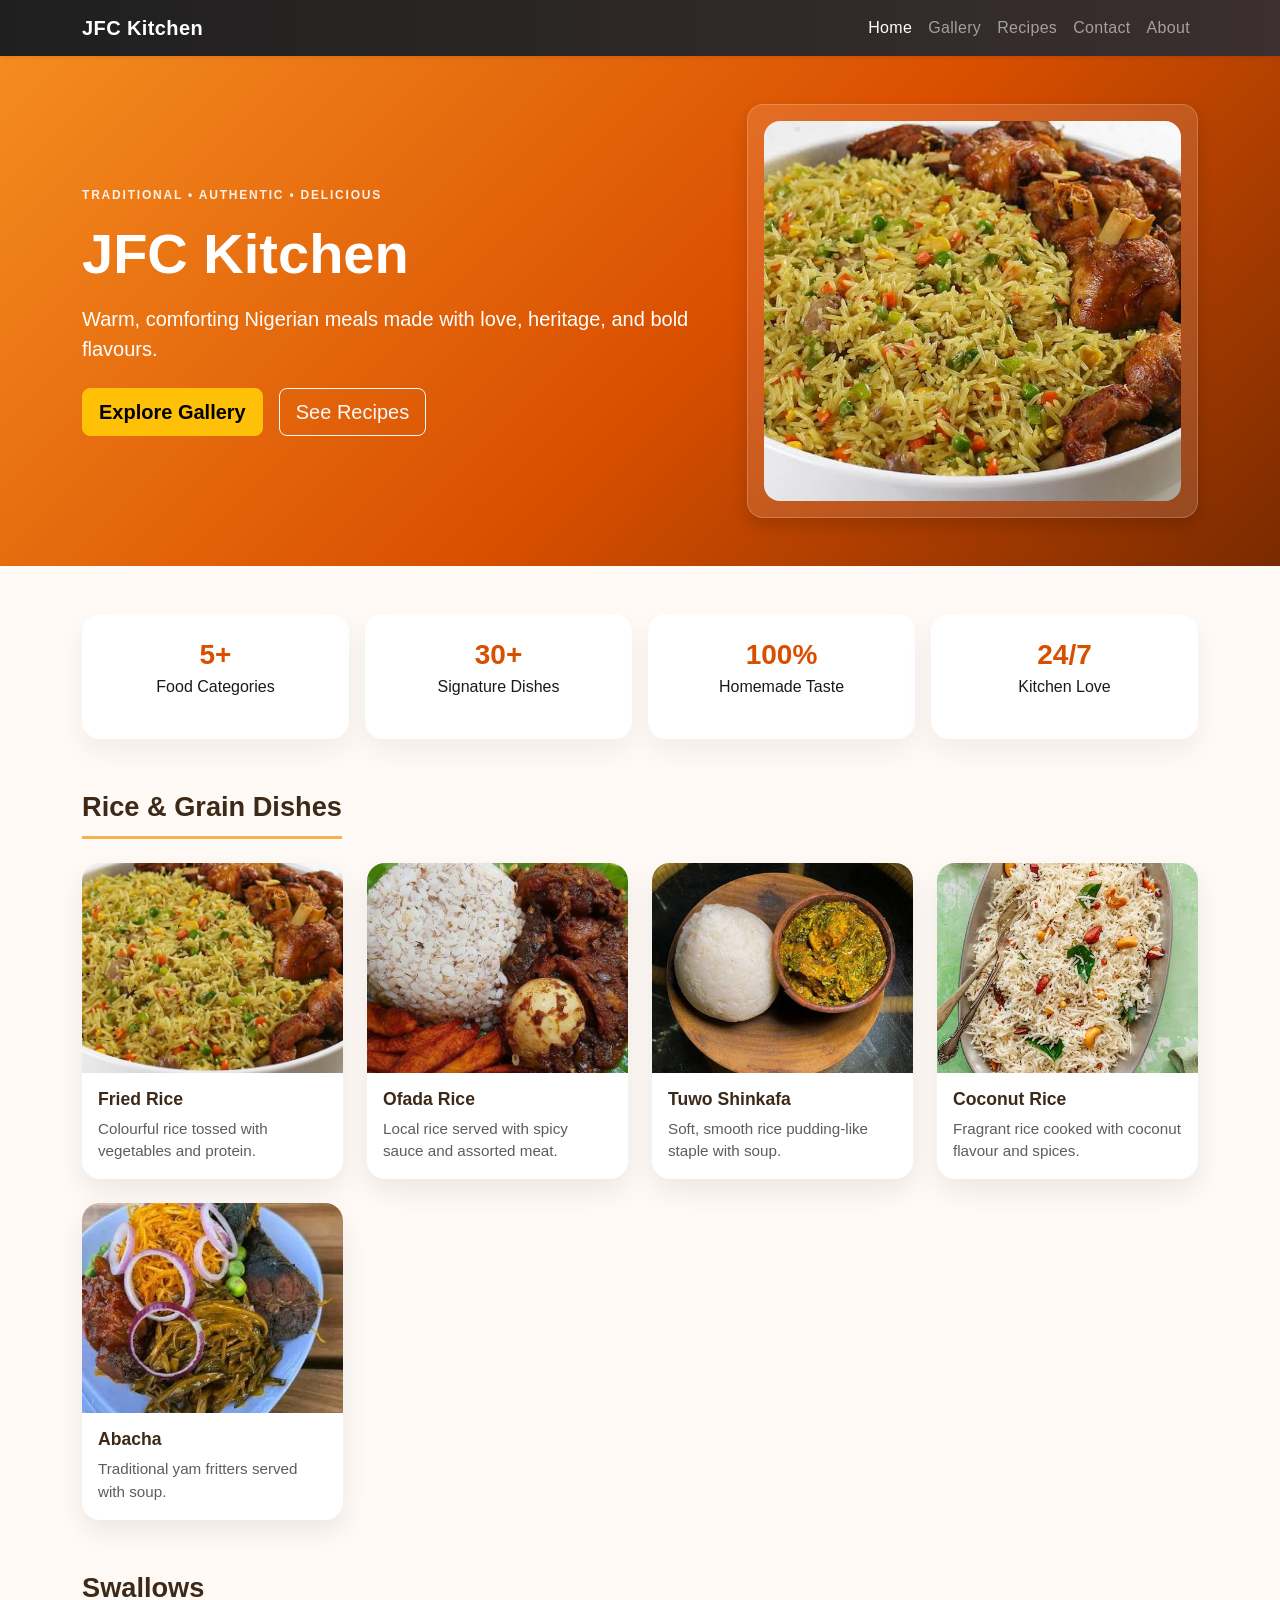
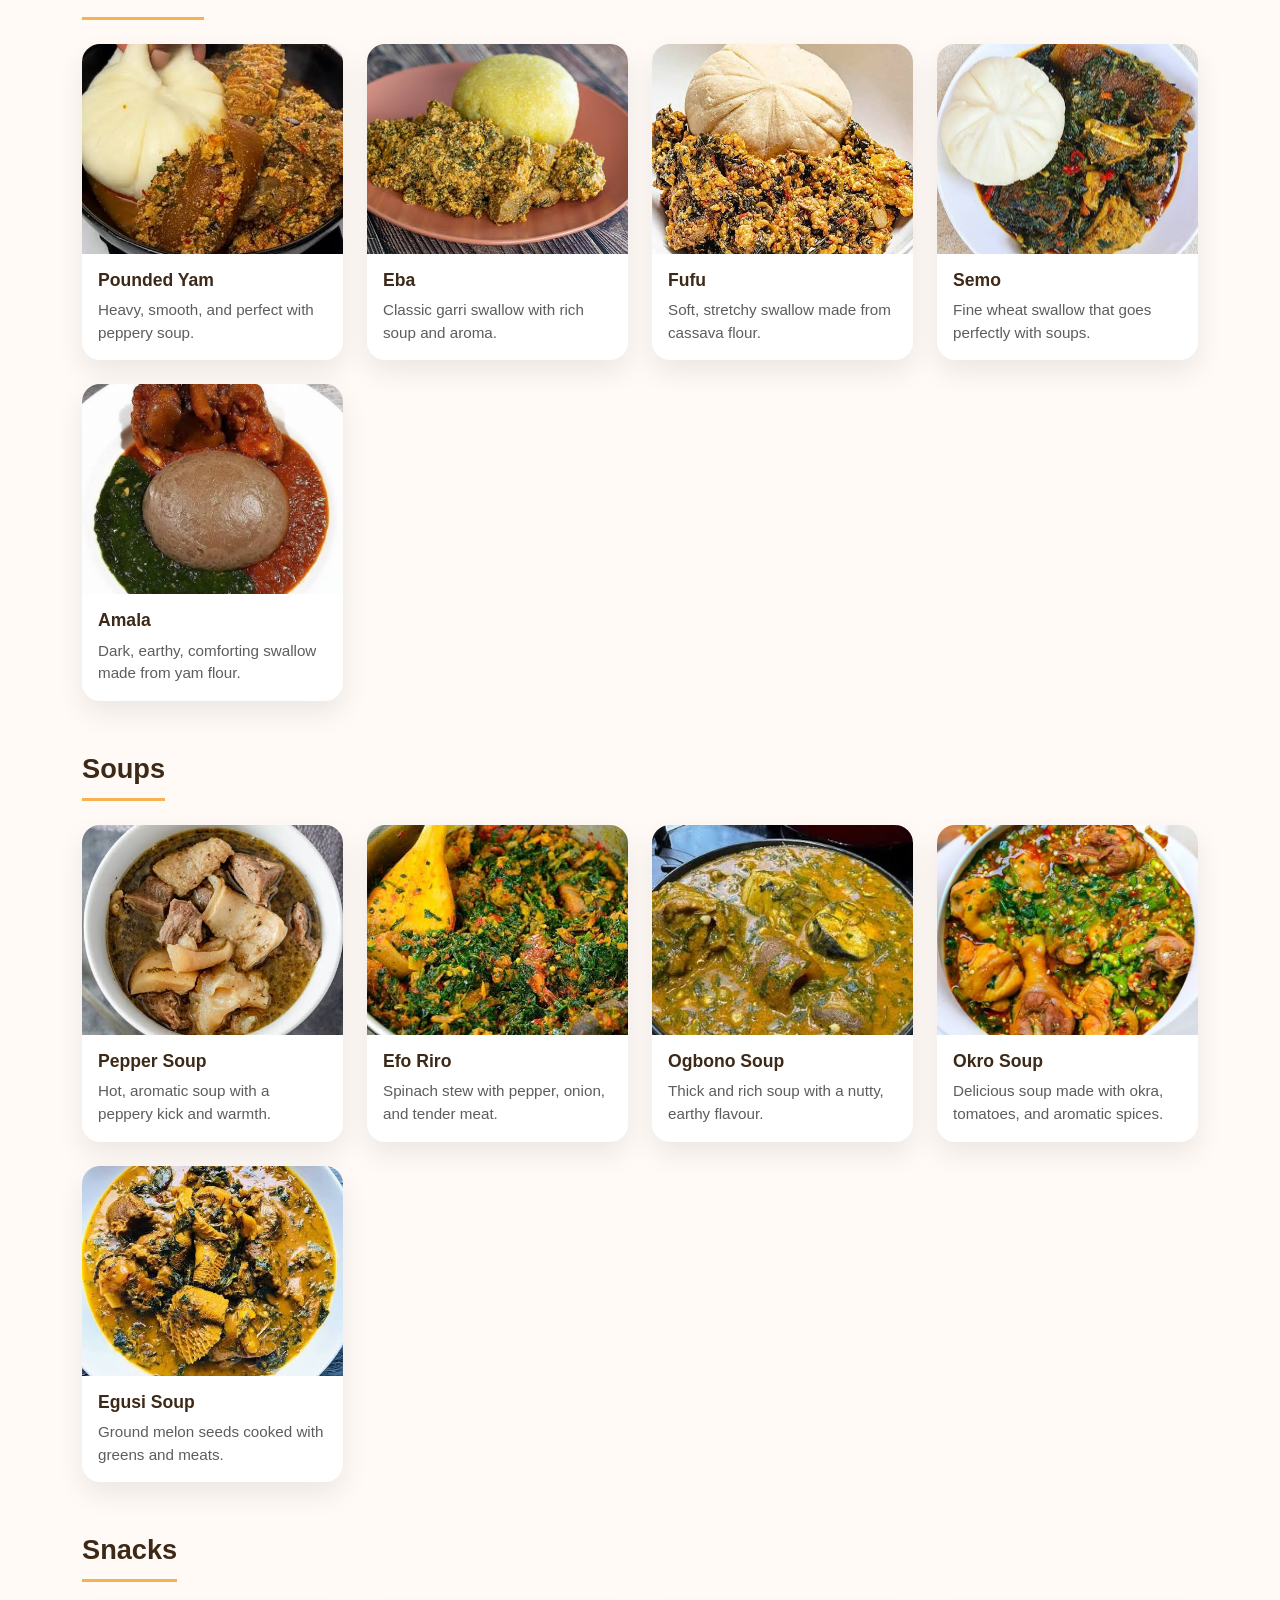
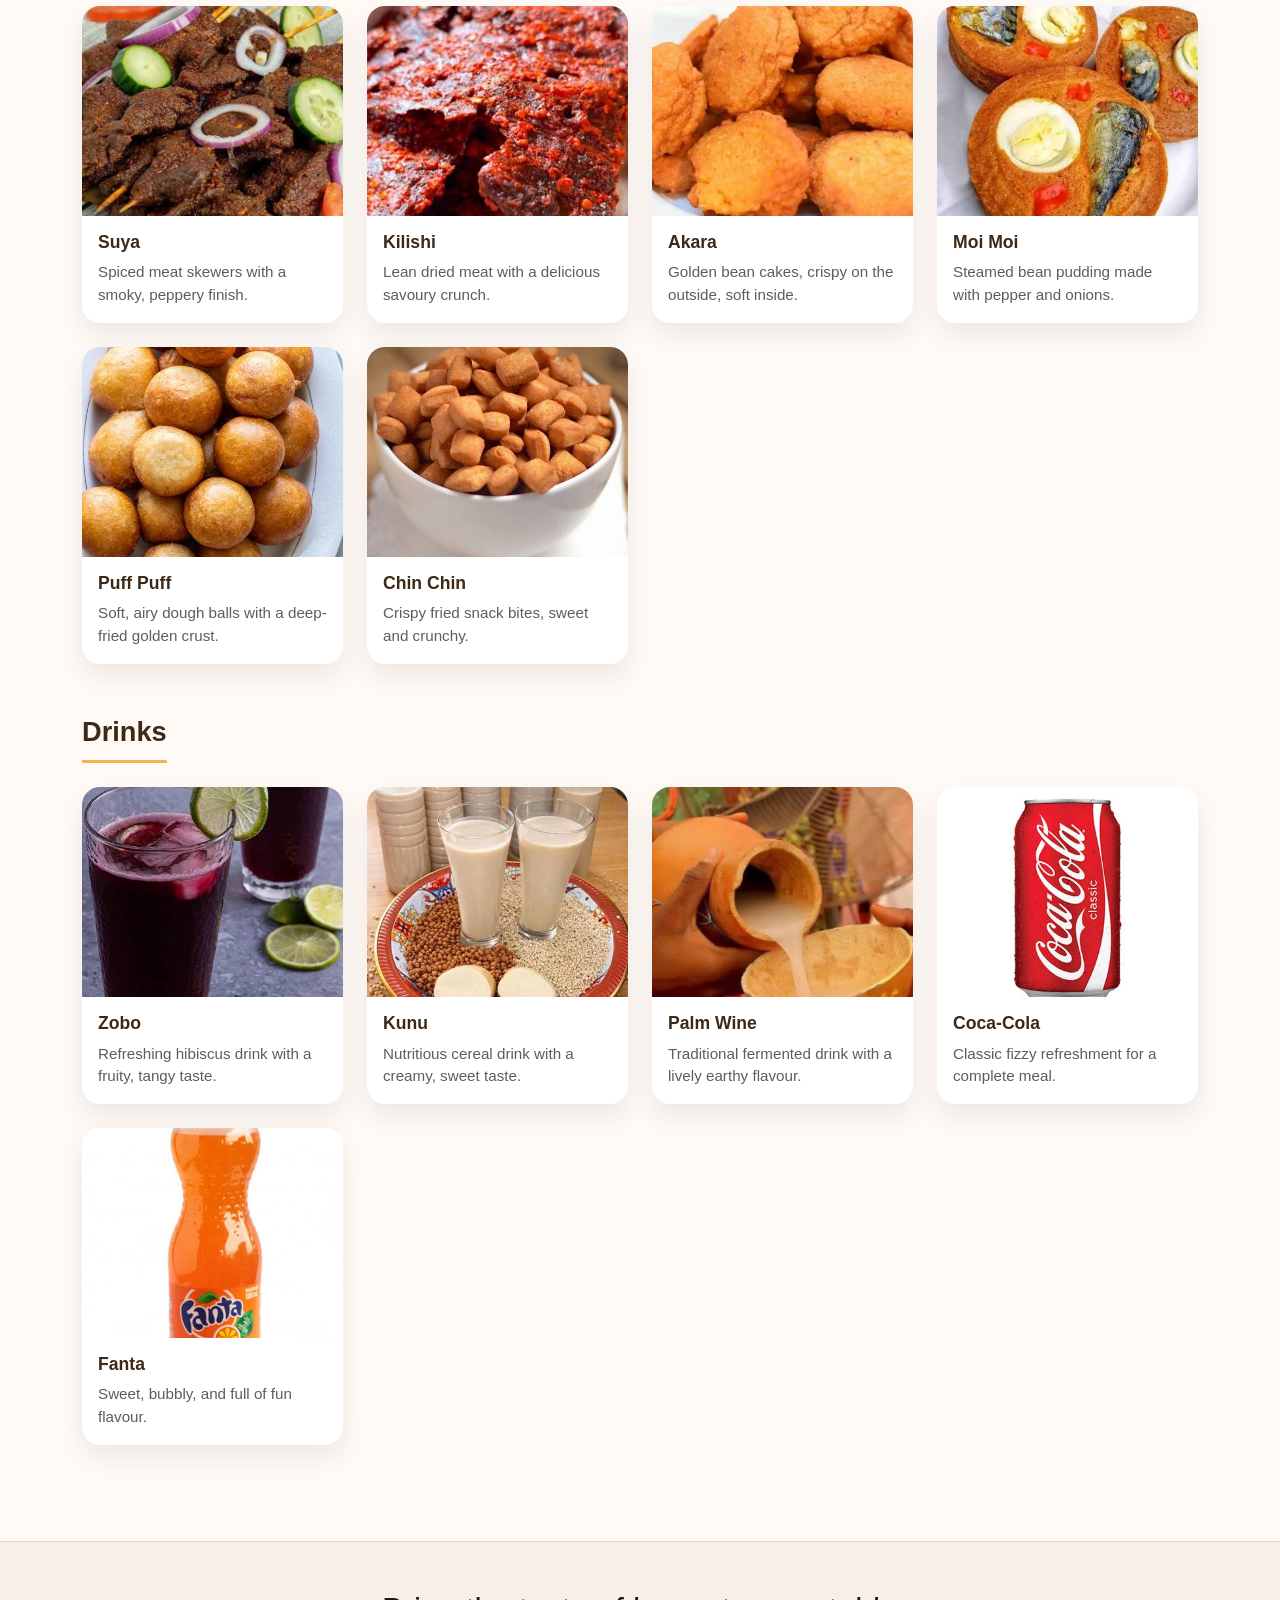
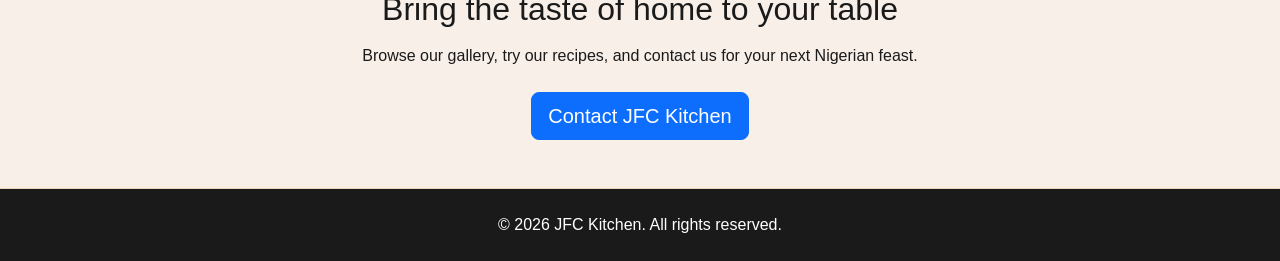
<file: Index.html>
<!DOCTYPE html>
<html lang="en">
  <head>
    <meta charset="UTF-8" />
    <meta name="viewport" content="width=device-width, initial-scale=1.0" />
    <title>JFC Kitchen | Nigerian Food Gallery</title>
    <link
      rel="stylesheet"
      href="https://cdn.jsdelivr.net/npm/bootstrap@5.3.2/dist/css/bootstrap.min.css"
    />
    <link rel="stylesheet" href="JFC.css" />
  </head>
  <body>
    <nav class="navbar navbar-expand-lg navbar-dark bg-dark shadow-sm">
      <div class="container">
        <a class="navbar-brand fw-bold" href="Index.html">JFC Kitchen</a>
        <button
          class="navbar-toggler"
          type="button"
          data-bs-toggle="collapse"
          data-bs-target="#mainNav"
          aria-controls="mainNav"
          aria-expanded="false"
          aria-label="Toggle navigation"
        >
          <span class="navbar-toggler-icon"></span>
        </button>
        <div class="collapse navbar-collapse" id="mainNav">
          <ul class="navbar-nav ms-auto">
            <li class="nav-item"><a class="nav-link active" href="Index.html">Home</a></li>
            <li class="nav-item"><a class="nav-link" href="Gallery.html">Gallery</a></li>
            <li class="nav-item"><a class="nav-link" href="Recipes.html">Recipes</a></li>
            <li class="nav-item"><a class="nav-link" href="Contact.html">Contact</a></li>
            <li class="nav-item"><a class="nav-link" href="About.html">About</a></li>
          </ul>
        </div>
      </div>
    </nav>

    <header class="hero-section text-white">
      <div class="container py-5">
        <div class="row align-items-center g-4">
          <div class="col-lg-7">
            <p class="eyebrow">Traditional • Authentic • Delicious</p>
            <h1 class="display-4 fw-bold mb-3">JFC Kitchen</h1>
            <p class="lead mb-4">
              Warm, comforting Nigerian meals made with love, heritage, and bold flavours.
            </p>
            <div class="d-flex gap-3 flex-wrap">
              <a href="Gallery.html" class="btn btn-warning btn-lg fw-semibold">Explore Gallery</a>
              <a href="Recipes.html" class="btn btn-outline-light btn-lg">See Recipes</a>
            </div>
          </div>
          <div class="col-lg-5">
            <div class="hero-card p-3 rounded-4 shadow">
              <img src="images/Rice and Grain dishes/images (2).jpg" alt="Fried Rice" class="img-fluid rounded-4 hero-image" />
            </div>
          </div>
        </div>
      </div>
    </header>

    <main class="container py-5">
      <section class="mb-5">
        <div class="row text-center g-3">
          <div class="col-md-3">
            <div class="mini-stat">
              <h3>5+</h3>
              <p>Food Categories</p>
            </div>
          </div>
          <div class="col-md-3">
            <div class="mini-stat">
              <h3>30+</h3>
              <p>Signature Dishes</p>
            </div>
          </div>
          <div class="col-md-3">
            <div class="mini-stat">
              <h3>100%</h3>
              <p>Homemade Taste</p>
            </div>
          </div>
          <div class="col-md-3">
            <div class="mini-stat">
              <h3>24/7</h3>
              <p>Kitchen Love</p>
            </div>
          </div>
        </div>
      </section>

      <section class="food-section mb-5">
        <div class="section-heading">
          <span>Rice & Grain Dishes</span>
        </div>
        <div class="row g-4">
          <div class="col-md-4 col-lg-3">
            <article class="menu-card">
              <img src="images/Rice and Grain dishes/images (2).jpg" alt="Fried Rice" />
              <div class="card-content">
                <h4>Fried Rice</h4>
                <p>Colourful rice tossed with vegetables and protein.</p>
              </div>
            </article>
          </div>
          <div class="col-md-4 col-lg-3">
            <article class="menu-card">
              <img src="images/Rice and Grain dishes/images (3).jpg" alt="Ofada Rice" />
              <div class="card-content">
                <h4>Ofada Rice</h4>
                <p>Local rice served with spicy sauce and assorted meat.</p>
              </div>
            </article>
          </div>
          <div class="col-md-4 col-lg-3">
            <article class="menu-card">
              <img src="images/Rice and Grain dishes/images (4).jpg" alt="Tuwo Shinkafa" />
              <div class="card-content">
                <h4>Tuwo Shinkafa</h4>
                <p>Soft, smooth rice pudding-like staple with soup.</p>
              </div>
            </article>
          </div>
          <div class="col-md-4 col-lg-3">
            <article class="menu-card">
              <img src="images/Rice and Grain dishes/images (5).jpg" alt="Coconut rice" />
              <div class="card-content">
                <h4>Coconut Rice</h4>
                <p>Fragrant rice cooked with coconut flavour and spices.</p>
              </div>
            </article>
          </div>
          <div class="col-md-4 col-lg-3">
            <article class="menu-card">
              <img src="images/Rice and Grain dishes/images (6).jpg" alt="Abacha" />
              <div class="card-content">
                <h4>Abacha</h4>
                <p>Traditional yam fritters served with soup.</p>
              </div>
            </article>
          </div>
        </div>
      </section>

      <section class="food-section mb-5">
        <div class="section-heading">
          <span>Swallows</span>
        </div>
        <div class="row g-4">
          <div class="col-md-4 col-lg-3">
            <article class="menu-card">
              <img src="images/Swallows/images (7).jpg" alt="Pounded Yam" />
              <div class="card-content">
                <h4>Pounded Yam</h4>
                <p>Heavy, smooth, and perfect with peppery soup.</p>
              </div>
            </article>
          </div>
          <div class="col-md-4 col-lg-3">
            <article class="menu-card">
              <img src="images/Swallows/images (8).jpg" alt="Eba" />
              <div class="card-content">
                <h4>Eba</h4>
                <p>Classic garri swallow with rich soup and aroma.</p>
              </div>
            </article>
          </div>
          <div class="col-md-4 col-lg-3">
            <article class="menu-card">
              <img src="images/Swallows/images (9).jpg" alt="Fufu" />
              <div class="card-content">
                <h4>Fufu</h4>
                <p>Soft, stretchy swallow made from cassava flour.</p>
              </div>
            </article>
          </div>
          <div class="col-md-4 col-lg-3">
            <article class="menu-card">
              <img src="images/Swallows/images (10).jpg" alt="Semo" />
              <div class="card-content">
                <h4>Semo</h4>
                <p>Fine wheat swallow that goes perfectly with soups.</p>
              </div>
            </article>
          </div>
          <div class="col-md-4 col-lg-3">
            <article class="menu-card">
              <img src="images/Swallows/amala-onnthe-spot.jpeg" alt="Amala" />
              <div class="card-content">
                <h4>Amala</h4>
                <p>Dark, earthy, comforting swallow made from yam flour.</p>
              </div>
            </article>
          </div>
        </div>
      </section>
      <section class="food-section mb-5">
        <div class="section-heading">
          <span>Soups</span>
        </div>
        <div class="row g-4">
          <div class="col-md-4 col-lg-3">
            <article class="menu-card">
              <img src="images/Soups/images (1).jpg" alt="Pepper Soup" />
              <div class="card-content">
                <h4>Pepper Soup</h4>
                <p>Hot, aromatic soup with a peppery kick and warmth.</p>
              </div>
            </article>
          </div>
          <div class="col-md-4 col-lg-3">
            <article class="menu-card">
              <img src="images/Soups/images (12).jpg" alt="Efo Riro" />
              <div class="card-content">
                <h4>Efo Riro</h4>
                <p>Spinach stew with pepper, onion, and tender meat.</p>
              </div>
            </article>
          </div>
          <div class="col-md-4 col-lg-3">
            <article class="menu-card">
              <img src="images/Soups/images (13).jpg" alt="Ogbono Soup" />
              <div class="card-content">
                <h4>Ogbono Soup</h4>
                <p>Thick and rich soup with a nutty, earthy flavour.</p>
              </div>
            </article>
          </div>
          <div class="col-md-4 col-lg-3">
            <article class="menu-card">
              <img src="images/Soups/images (14).jpg" alt="Okro Soup" />
              <div class="card-content">
                <h4>Okro Soup</h4>
                <p>Delicious soup made with okra, tomatoes, and aromatic spices.</p>
              </div>
            </article>
          </div>
          <div class="col-md-4 col-lg-3">
            <article class="menu-card">
              <img src="images/Soups/images (15).jpg" alt="Egusi Soup" />
              <div class="card-content">
                <h4>Egusi Soup</h4>
                <p>Ground melon seeds cooked with greens and meats.</p>
              </div>
            </article>
          </div>
        </div>
      </section>

      <section class="food-section mb-5">
        <div class="section-heading">
          <span>Snacks</span>
        </div>
        <div class="row g-4">
          <div class="col-md-4 col-lg-3">
            <article class="menu-card">
              <img src="images/Snacks/images (16).jpg" alt="Suya" />
              <div class="card-content">
                <h4>Suya</h4>
                <p>Spiced meat skewers with a smoky, peppery finish.</p>
              </div>
            </article>
          </div>
          <div class="col-md-4 col-lg-3">
            <article class="menu-card">
              <img src="images/Snacks/images (17).jpg" alt="Kilishi" />
              <div class="card-content">
                <h4>Kilishi</h4>
                <p>Lean dried meat with a delicious savoury crunch.</p>
              </div>
            </article>
          </div>
          <div class="col-md-4 col-lg-3">
            <article class="menu-card">
              <img src="images/Snacks/images (18).jpg" alt="Akara" />
              <div class="card-content">
                <h4>Akara</h4>
                <p>Golden bean cakes, crispy on the outside, soft inside.</p>
              </div>
            </article>
          </div>
          <div class="col-md-4 col-lg-3">
            <article class="menu-card">
              <img src="images/Snacks/images (19).jpg" alt="Moi Moi" />
              <div class="card-content">
                <h4>Moi Moi</h4>
                <p>Steamed bean pudding made with pepper and onions.</p>
              </div>
            </article>
          </div>
          <div class="col-md-4 col-lg-3">
            <article class="menu-card">
              <img src="images/Snacks/images (20).jpg" alt="Puff Puff" />
              <div class="card-content">
                <h4>Puff Puff</h4>
                <p>Soft, airy dough balls with a deep-fried golden crust.</p>
              </div>
            </article>
          </div>
          <div class="col-md-4 col-lg-3">
            <article class="menu-card">
              <img src="images/Snacks/images (21).jpg" alt="Chin Chin" />
              <div class="card-content">
                <h4>Chin Chin</h4>
                <p>Crispy fried snack bites, sweet and crunchy.</p>
              </div>
            </article>
          </div>
        </div>
      </section>

      <section class="food-section mb-5">
        <div class="section-heading">
          <span>Drinks</span>
        </div>
        <div class="row g-4">
          <div class="col-md-4 col-lg-3">
            <article class="menu-card">
              <img src="images/Drinks/images (22).jpg" alt="Zobo" />
              <div class="card-content">
                <h4>Zobo</h4>
                <p>Refreshing hibiscus drink with a fruity, tangy taste.</p>
              </div>
            </article>
          </div>
          <div class="col-md-4 col-lg-3">
            <article class="menu-card">
              <img src="images/Drinks/images (23).jpg" alt="Kunu" />
              <div class="card-content">
                <h4>Kunu</h4>
                <p>Nutritious cereal drink with a creamy, sweet taste.</p>
              </div>
            </article>
          </div>
          <div class="col-md-4 col-lg-3">
            <article class="menu-card">
              <img src="images/Drinks/images (24).jpg" alt="Palm Wine" />
              <div class="card-content">
                <h4>Palm Wine</h4>
                <p>Traditional fermented drink with a lively earthy flavour.</p>
              </div>
            </article>
          </div>
          <div class="col-md-4 col-lg-3">
            <article class="menu-card">
              <img src="images/Drinks/images (25).jpg" alt="Coca-Cola" />
              <div class="card-content">
                <h4>Coca-Cola</h4>
                <p>Classic fizzy refreshment for a complete meal.</p>
              </div>
            </article>
          </div>
          <div class="col-md-4 col-lg-3">
            <article class="menu-card">
              <img src="images/Drinks/images (26).jpg" alt="Fanta" />
              <div class="card-content">
                <h4>Fanta</h4>
                <p>Sweet, bubbly, and full of fun flavour.</p>
              </div>
            </article>
          </div>
        </div>
      </section>
    </main>

    <section class="cta-section py-5 text-center">
      <div class="container">
        <h2 class="mb-3">Bring the taste of home to your table</h2>
        <p class="mb-4">Browse our gallery, try our recipes, and contact us for your next Nigerian feast.</p>
        <a href="Contact.html" class="btn btn-primary btn-lg">Contact JFC Kitchen</a>
      </div>
    </section>

    <footer class="footer text-white text-center py-4">
      <div class="container">
        <p class="mb-0">&copy; <span id="year"></span> JFC Kitchen. All rights reserved.</p>
      </div>
    </footer>

    <script src="https://cdn.jsdelivr.net/npm/bootstrap@5.3.2/dist/js/bootstrap.bundle.min.js"></script>
    <script src="JFC.js"></script>
  </body>
</html>
</file>
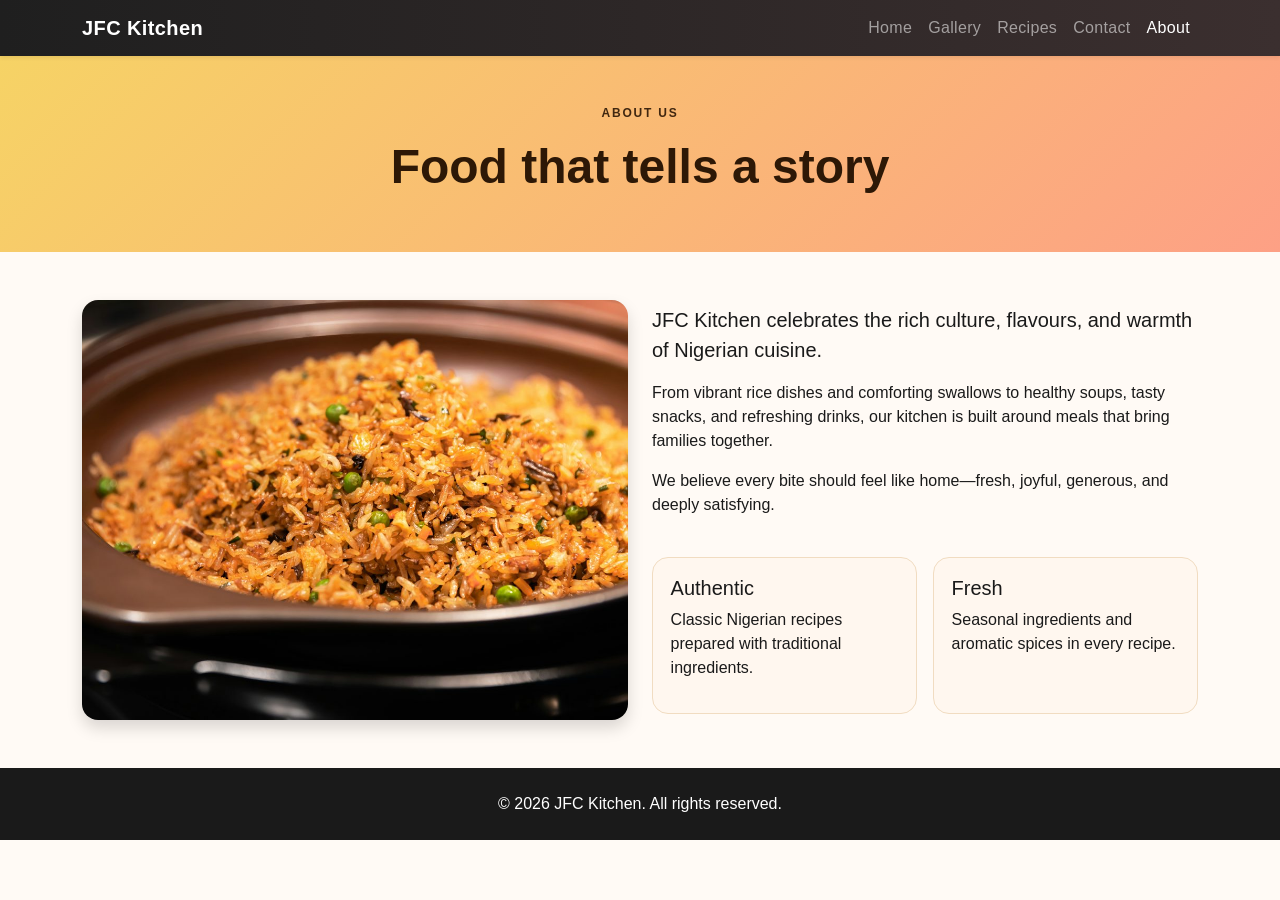
<file: About.html>
<!DOCTYPE html>
<html lang="en">
  <head>
    <meta charset="UTF-8" />
    <meta name="viewport" content="width=device-width, initial-scale=1.0" />
    <title>JFC Kitchen | About</title>
    <link rel="stylesheet" href="https://cdn.jsdelivr.net/npm/bootstrap@5.3.2/dist/css/bootstrap.min.css" />
    <link rel="stylesheet" href="JFC.css" />
  </head>
  <body>
    <nav class="navbar navbar-expand-lg navbar-dark bg-dark shadow-sm">
      <div class="container">
        <a class="navbar-brand fw-bold" href="Index.html">JFC Kitchen</a>
        <button class="navbar-toggler" type="button" data-bs-toggle="collapse" data-bs-target="#mainNav" aria-controls="mainNav" aria-expanded="false" aria-label="Toggle navigation">
          <span class="navbar-toggler-icon"></span>
        </button>
        <div class="collapse navbar-collapse" id="mainNav">
          <ul class="navbar-nav ms-auto">
            <li class="nav-item"><a class="nav-link" href="Index.html">Home</a></li>
            <li class="nav-item"><a class="nav-link" href="Gallery.html">Gallery</a></li>
            <li class="nav-item"><a class="nav-link" href="Recipes.html">Recipes</a></li>
            <li class="nav-item"><a class="nav-link" href="Contact.html">Contact</a></li>
            <li class="nav-item"><a class="nav-link active" href="About.html">About</a></li>
          </ul>
        </div>
      </div>
    </nav>

    <header class="page-banner">
      <div class="container py-5 text-center">
        <p class="eyebrow">About Us</p>
        <h1 class="display-5 fw-bold">Food that tells a story</h1>
      </div>
    </header>

    <main class="container py-5">
      <div class="row align-items-center g-4">
        <div class="col-lg-6">
          <img src="images/Rice and Grain dishes/photo-1723691802798-fa6efc67b2c9.jpg" alt="Nigerian cuisine" class="img-fluid rounded-4 shadow about-image" />
        </div>
        <div class="col-lg-6">
          <p class="lead">JFC Kitchen celebrates the rich culture, flavours, and warmth of Nigerian cuisine.</p>
          <p>From vibrant rice dishes and comforting swallows to healthy soups, tasty snacks, and refreshing drinks, our kitchen is built around meals that bring families together.</p>
          <p>We believe every bite should feel like home—fresh, joyful, generous, and deeply satisfying.</p>
          <div class="row mt-4 g-3">
            <div class="col-sm-6">
              <div class="info-box">
                <h5>Authentic</h5>
                <p>Classic Nigerian recipes prepared with traditional ingredients.</p>
              </div>
            </div>
            <div class="col-sm-6">
              <div class="info-box">
                <h5>Fresh</h5>
                <p>Seasonal ingredients and aromatic spices in every recipe.</p>
              </div>
            </div>
          </div>
        </div>
      </div>
    </main>

    <footer class="footer text-white text-center py-4">
      <div class="container">
        <p class="mb-0">&copy; <span id="year"></span> JFC Kitchen. All rights reserved.</p>
      </div>
    </footer>

    <script src="https://cdn.jsdelivr.net/npm/bootstrap@5.3.2/dist/js/bootstrap.bundle.min.js"></script>
    <script src="JFC.js"></script>
  </body>
</html>
</file>
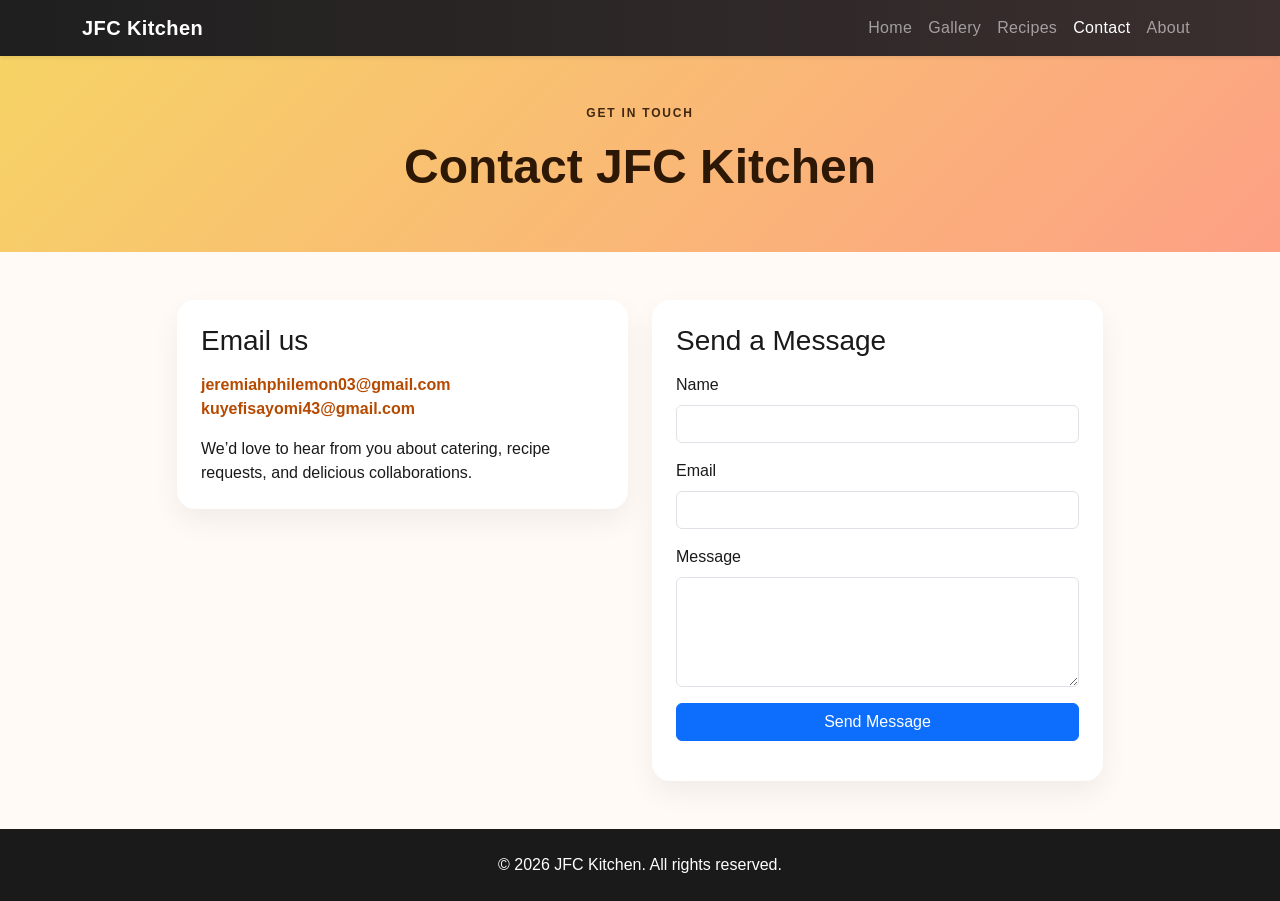
<file: Contact.html>
<!DOCTYPE html>
<html lang="en">
  <head>
    <meta charset="UTF-8" />
    <meta name="viewport" content="width=device-width, initial-scale=1.0" />
    <title>JFC Kitchen | Contact</title>
    <link rel="stylesheet" href="https://cdn.jsdelivr.net/npm/bootstrap@5.3.2/dist/css/bootstrap.min.css" />
    <link rel="stylesheet" href="JFC.css" />
  </head>
  <body>
    <nav class="navbar navbar-expand-lg navbar-dark bg-dark shadow-sm">
      <div class="container">
        <a class="navbar-brand fw-bold" href="Index.html">JFC Kitchen</a>
        <button class="navbar-toggler" type="button" data-bs-toggle="collapse" data-bs-target="#mainNav" aria-controls="mainNav" aria-expanded="false" aria-label="Toggle navigation">
          <span class="navbar-toggler-icon"></span>
        </button>
        <div class="collapse navbar-collapse" id="mainNav">
          <ul class="navbar-nav ms-auto">
            <li class="nav-item"><a class="nav-link" href="Index.html">Home</a></li>
            <li class="nav-item"><a class="nav-link" href="Gallery.html">Gallery</a></li>
            <li class="nav-item"><a class="nav-link" href="Recipes.html">Recipes</a></li>
            <li class="nav-item"><a class="nav-link active" href="Contact.html">Contact</a></li>
            <li class="nav-item"><a class="nav-link" href="About.html">About</a></li>
          </ul>
        </div>
      </div>
    </nav>

    <header class="page-banner">
      <div class="container py-5 text-center">
        <p class="eyebrow">Get in Touch</p>
        <h1 class="display-5 fw-bold">Contact JFC Kitchen</h1>
      </div>
    </header>

    <main class="container py-5">
      <div class="row g-4 justify-content-center">
        <div class="col-lg-5">
          <div class="contact-card p-4">
            <h3 class="mb-3">Email us</h3>
            <ul class="list-unstyled contact-list">
              <li><a href="mailto:jeremiahphilemon03@gmail.com">jeremiahphilemon03@gmail.com</a></li>
              <li><a href="mailto:kuyefisayomi43@gmail.com">kuyefisayomi43@gmail.com</a></li>
            </ul>
            <p class="mb-0">We’d love to hear from you about catering, recipe requests, and delicious collaborations.</p>
          </div>
        </div>
        <div class="col-lg-5">
          <div class="contact-card p-4">
            <h3 class="mb-3">Send a Message</h3>
            <form id="contactForm">
              <div class="mb-3">
                <label for="name" class="form-label">Name</label>
                <input type="text" id="name" name="name" class="form-control" required />
              </div>
              <div class="mb-3">
                <label for="email" class="form-label">Email</label>
                <input type="email" id="email" name="email" class="form-control" required />
              </div>
              <div class="mb-3">
                <label for="message" class="form-label">Message</label>
                <textarea id="message" name="message" class="form-control" rows="4" required></textarea>
              </div>
              <button type="submit" class="btn btn-primary w-100">Send Message</button>
              <div id="formMessage" class="mt-3 text-success fw-semibold" aria-live="polite"></div>
            </form>
          </div>
        </div>
      </div>
    </main>

    <footer class="footer text-white text-center py-4">
      <div class="container">
        <p class="mb-0">&copy; <span id="year"></span> JFC Kitchen. All rights reserved.</p>
      </div>
    </footer>

    <script src="https://cdn.jsdelivr.net/npm/bootstrap@5.3.2/dist/js/bootstrap.bundle.min.js"></script>
    <script src="JFC.js"></script>
  </body>
</html>
</file>
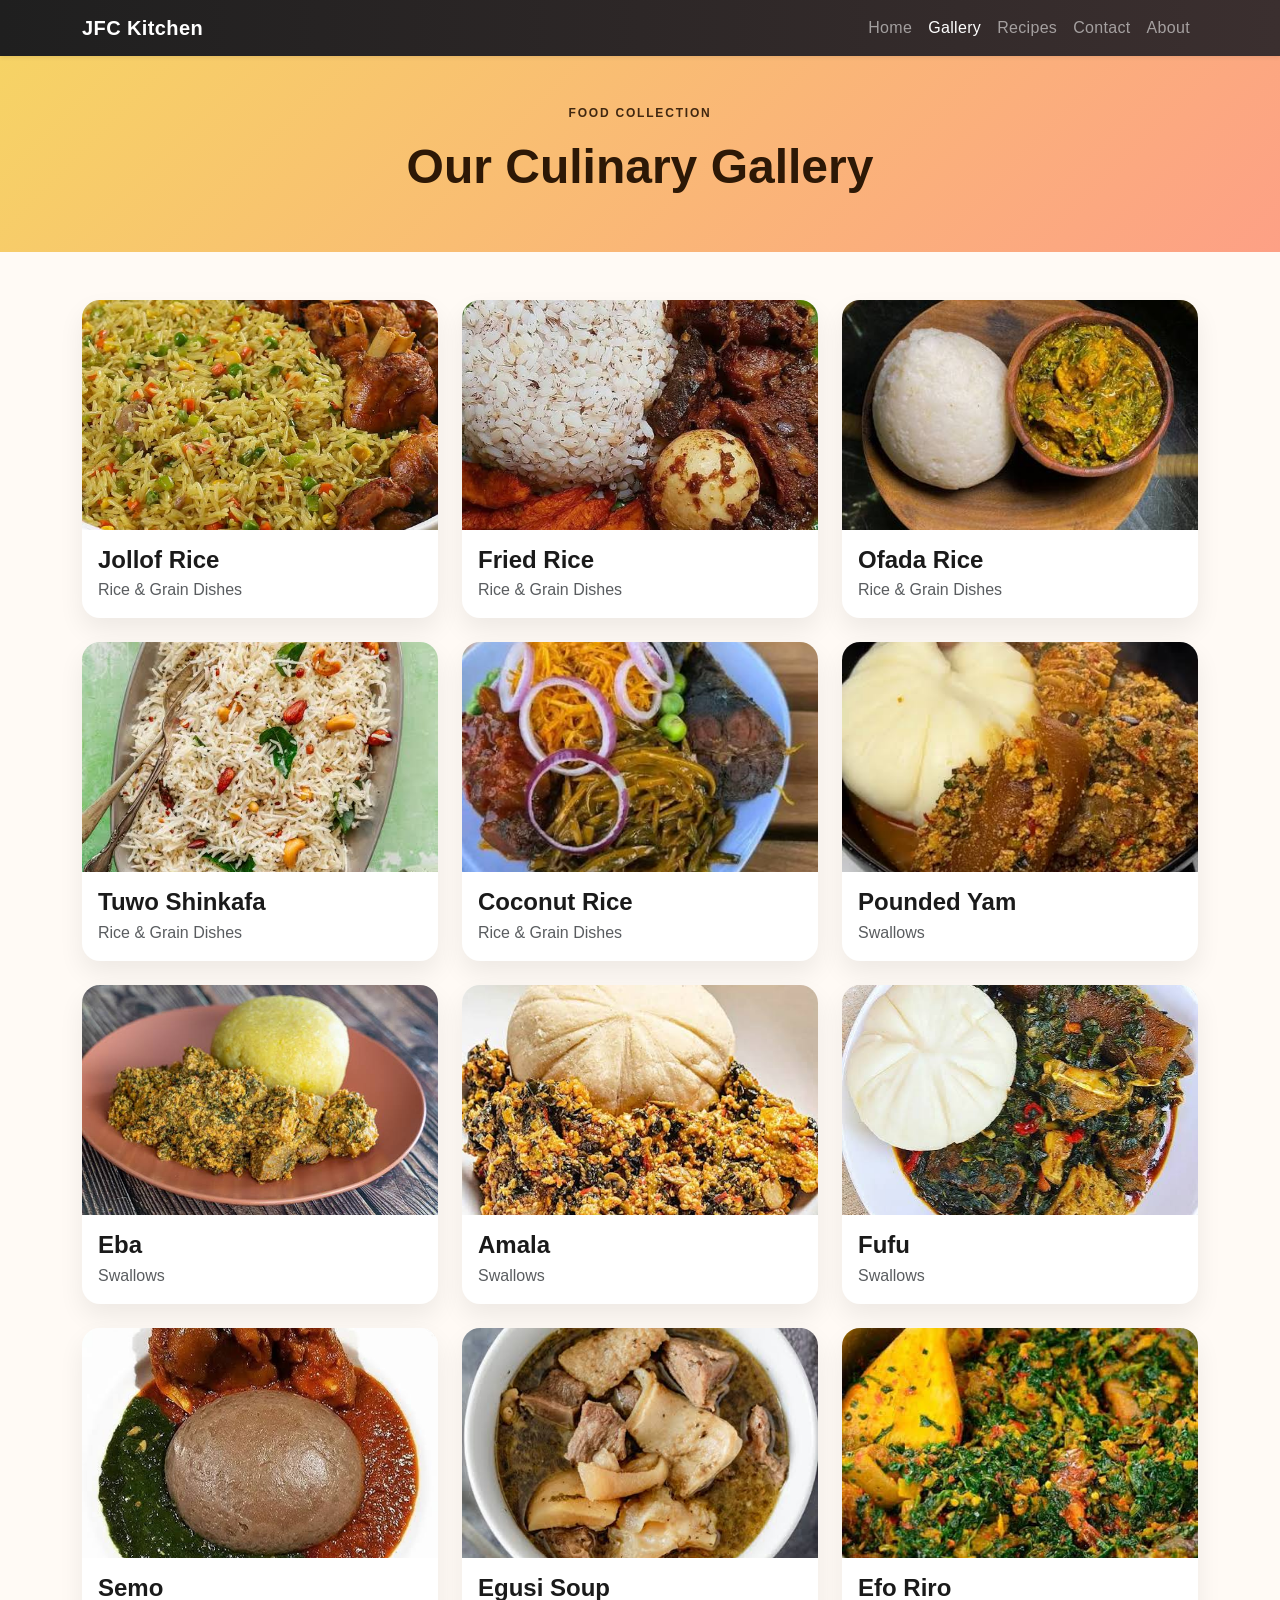
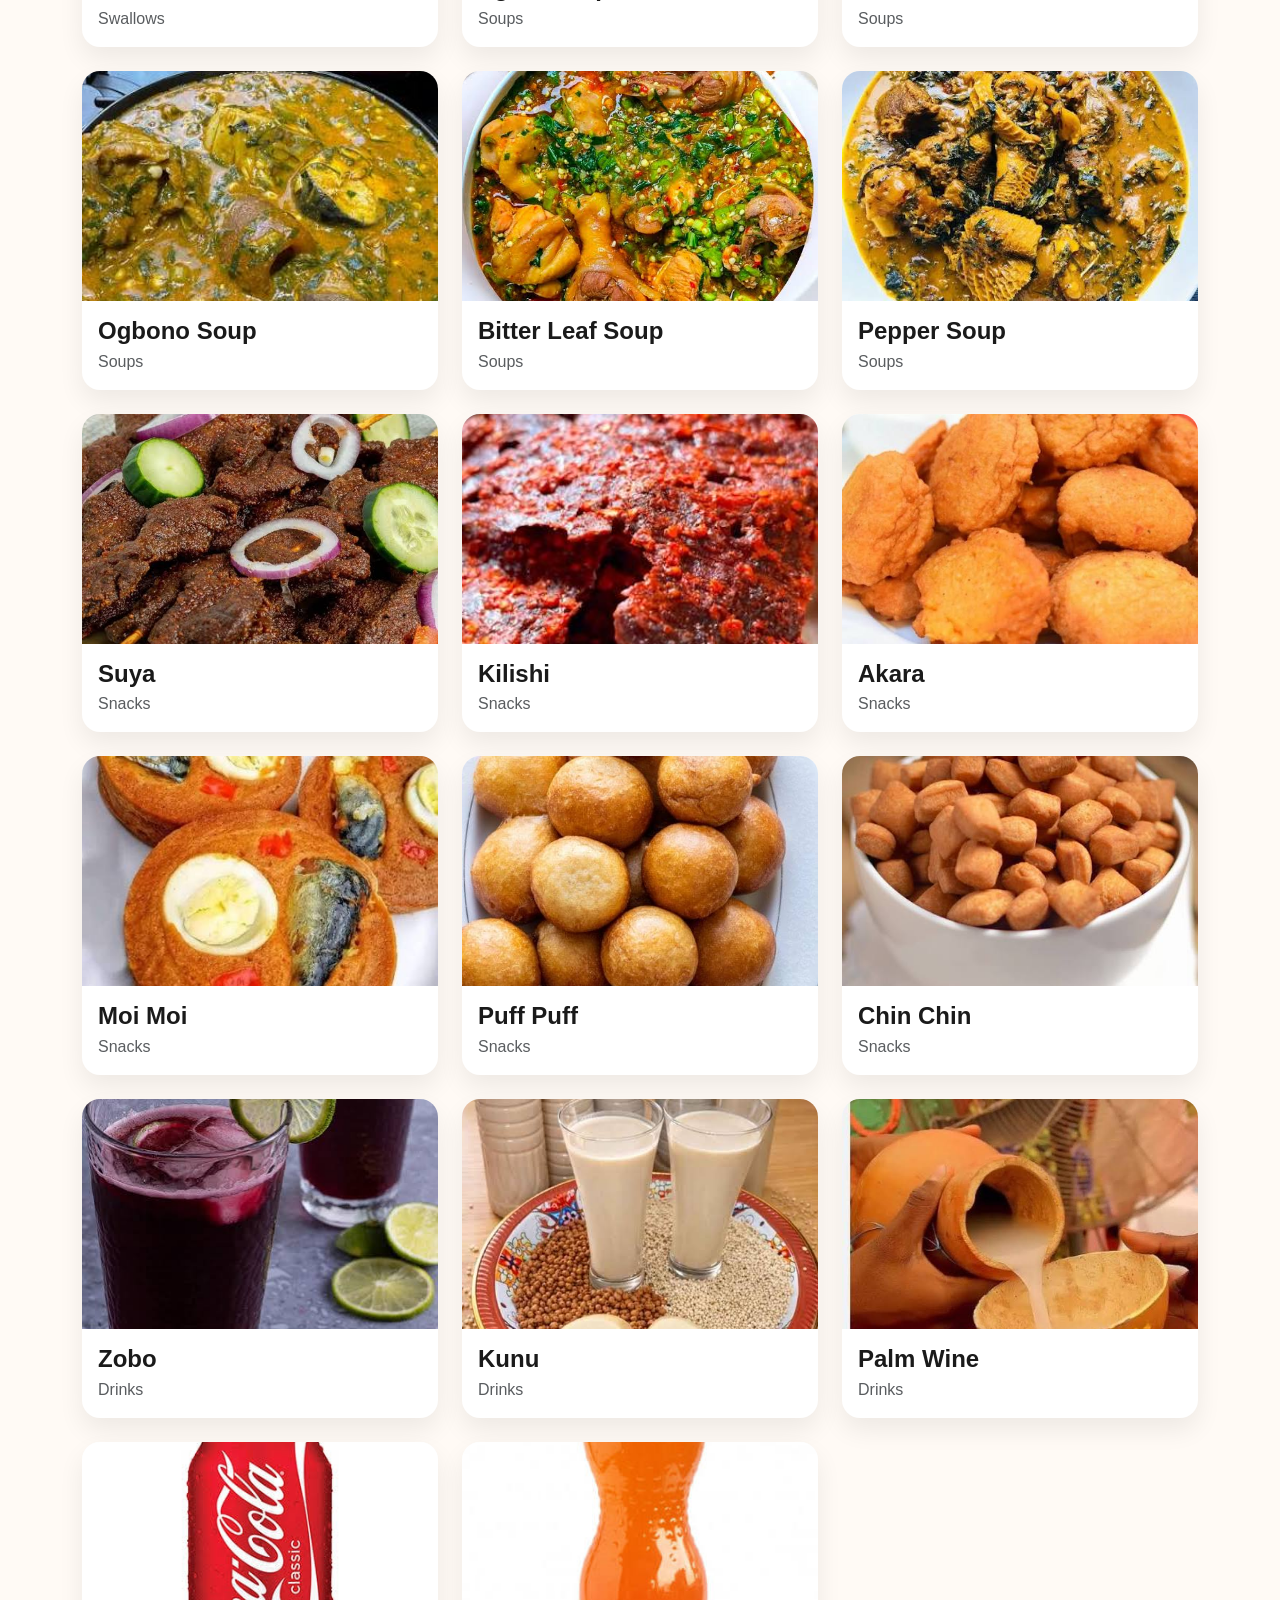
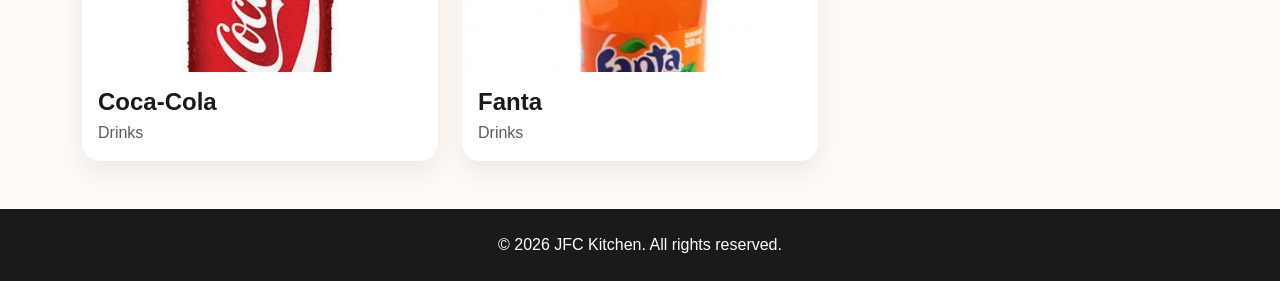
<file: Gallery.html>
<!DOCTYPE html>
<html lang="en">
  <head>
    <meta charset="UTF-8" />
    <meta name="viewport" content="width=device-width, initial-scale=1.0" />
    <title>JFC Kitchen | Gallery</title>
    <link rel="stylesheet" href="https://cdn.jsdelivr.net/npm/bootstrap@5.3.2/dist/css/bootstrap.min.css" />
    <link rel="stylesheet" href="JFC.css" />
  </head>
  <body>
    <nav class="navbar navbar-expand-lg navbar-dark bg-dark shadow-sm">
      <div class="container">
        <a class="navbar-brand fw-bold" href="Index.html">JFC Kitchen</a>
        <button class="navbar-toggler" type="button" data-bs-toggle="collapse" data-bs-target="#mainNav" aria-controls="mainNav" aria-expanded="false" aria-label="Toggle navigation">
          <span class="navbar-toggler-icon"></span>
        </button>
        <div class="collapse navbar-collapse" id="mainNav">
          <ul class="navbar-nav ms-auto">
            <li class="nav-item"><a class="nav-link" href="Index.html">Home</a></li>
            <li class="nav-item"><a class="nav-link active" href="Gallery.html">Gallery</a></li>
            <li class="nav-item"><a class="nav-link" href="Recipes.html">Recipes</a></li>
            <li class="nav-item"><a class="nav-link" href="Contact.html">Contact</a></li>
            <li class="nav-item"><a class="nav-link" href="About.html">About</a></li>
          </ul>
        </div>
      </div>
    </nav>

    <header class="page-banner">
      <div class="container py-5 text-center">
        <p class="eyebrow">Food Collection</p>
        <h1 class="display-5 fw-bold">Our Culinary Gallery</h1>
      </div>
    </header>

    <main class="container py-5">
      <div id="gallery-grid" class="row g-4"></div>
    </main>

    <footer class="footer text-white text-center py-4">
      <div class="container">
        <p class="mb-0">&copy; <span id="year"></span> JFC Kitchen. All rights reserved.</p>
      </div>
    </footer>

    <script src="https://cdn.jsdelivr.net/npm/bootstrap@5.3.2/dist/js/bootstrap.bundle.min.js"></script>
    <script src="JFC.js"></script>
  </body>
</html>
</file>
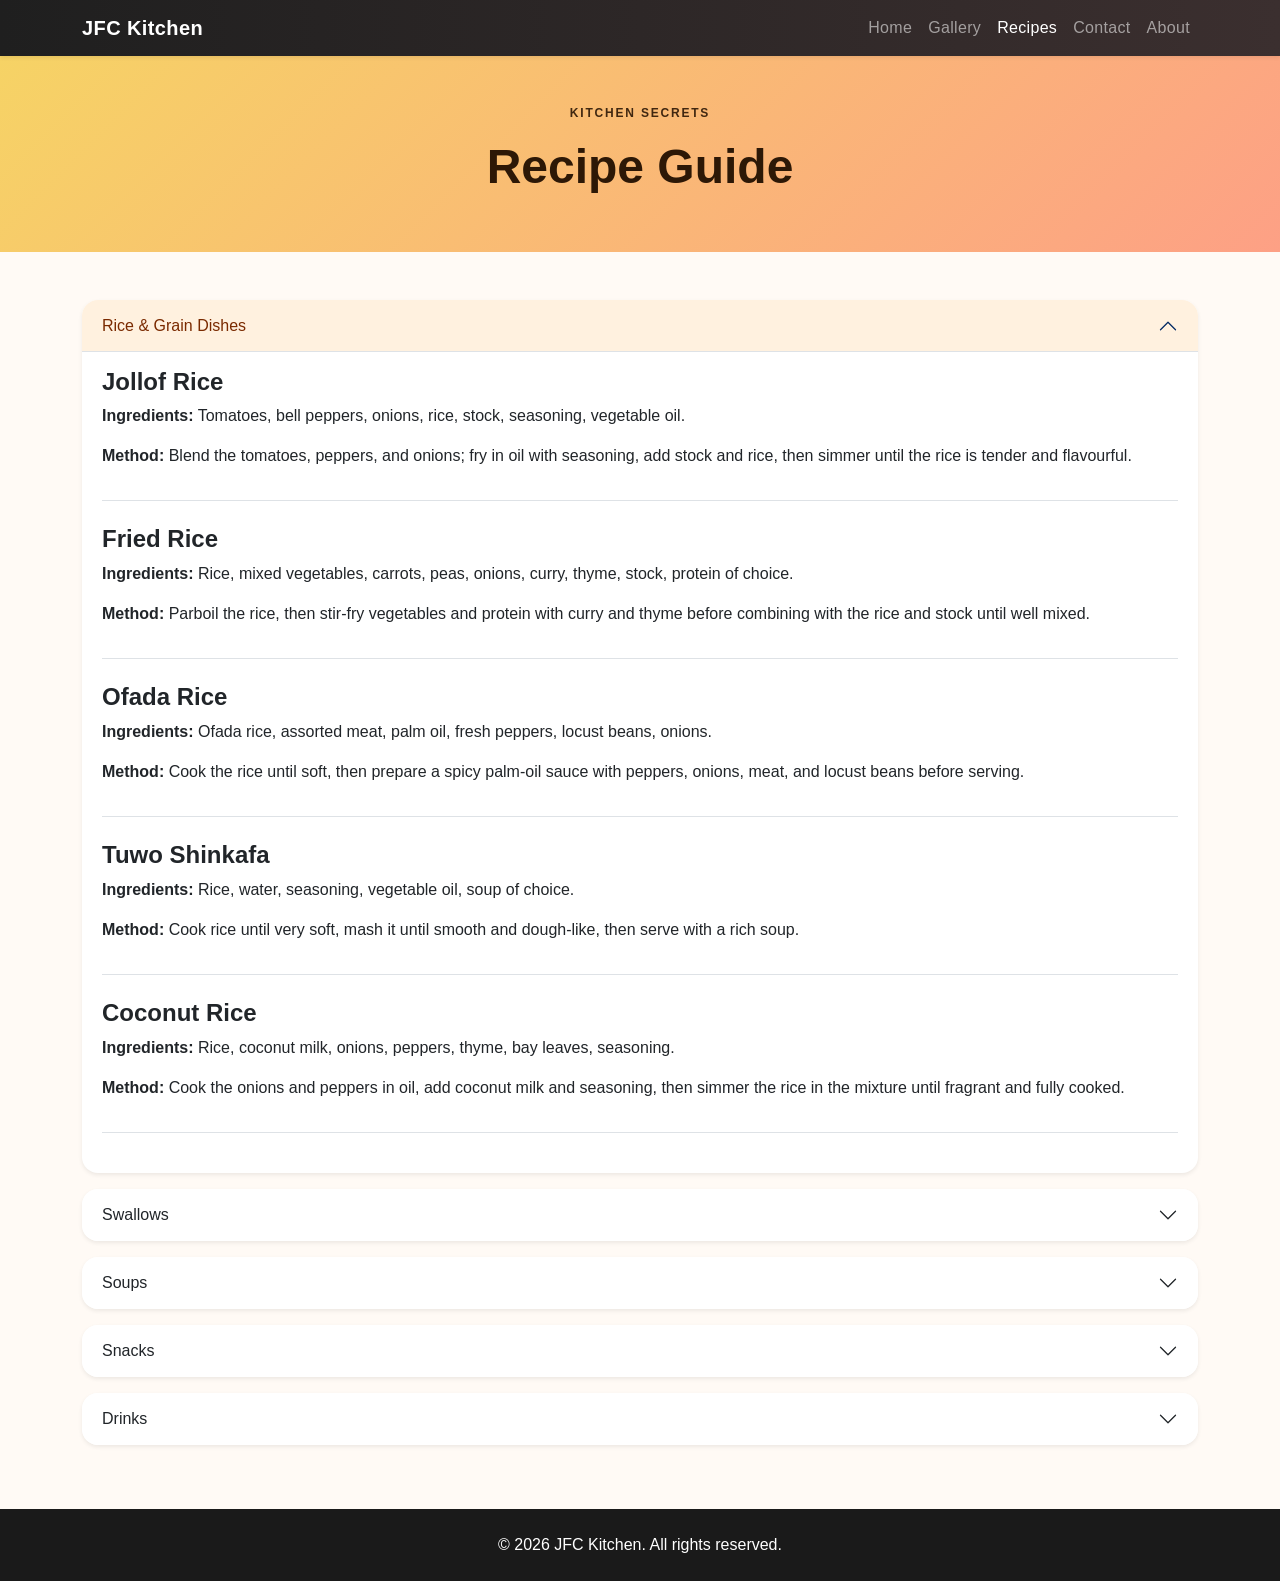
<file: Recipes.html>
<!DOCTYPE html>
<html lang="en">
  <head>
    <meta charset="UTF-8" />
    <meta name="viewport" content="width=device-width, initial-scale=1.0" />
    <title>JFC Kitchen | Recipes</title>
    <link rel="stylesheet" href="https://cdn.jsdelivr.net/npm/bootstrap@5.3.2/dist/css/bootstrap.min.css" />
    <link rel="stylesheet" href="JFC.css" />
  </head>
  <body>
    <nav class="navbar navbar-expand-lg navbar-dark bg-dark shadow-sm">
      <div class="container">
        <a class="navbar-brand fw-bold" href="Index.html">JFC Kitchen</a>
        <button class="navbar-toggler" type="button" data-bs-toggle="collapse" data-bs-target="#mainNav" aria-controls="mainNav" aria-expanded="false" aria-label="Toggle navigation">
          <span class="navbar-toggler-icon"></span>
        </button>
        <div class="collapse navbar-collapse" id="mainNav">
          <ul class="navbar-nav ms-auto">
            <li class="nav-item"><a class="nav-link" href="Index.html">Home</a></li>
            <li class="nav-item"><a class="nav-link" href="Gallery.html">Gallery</a></li>
            <li class="nav-item"><a class="nav-link active" href="Recipes.html">Recipes</a></li>
            <li class="nav-item"><a class="nav-link" href="Contact.html">Contact</a></li>
            <li class="nav-item"><a class="nav-link" href="About.html">About</a></li>
          </ul>
        </div>
      </div>
    </nav>

    <header class="page-banner">
      <div class="container py-5 text-center">
        <p class="eyebrow">Kitchen Secrets</p>
        <h1 class="display-5 fw-bold">Recipe Guide</h1>
      </div>
    </header>

    <main class="container py-5">
      <div id="recipe-list" class="accordion"></div>
    </main>

    <footer class="footer text-white text-center py-4">
      <div class="container">
        <p class="mb-0">&copy; <span id="year"></span> JFC Kitchen. All rights reserved.</p>
      </div>
    </footer>

    <script src="https://cdn.jsdelivr.net/npm/bootstrap@5.3.2/dist/js/bootstrap.bundle.min.js"></script>
    <script src="JFC.js"></script>
  </body>
</html>
</file>
<file: JFC.css>
body {
  background: #fffaf5;
  color: #1a1a1a;
  font-family: 'Segoe UI', Tahoma, Geneva, Verdana, sans-serif;
}

img {
  max-width: 100%;
}

.navbar {
  background: linear-gradient(90deg, #1f1f1f, #3b2f2f) !important;
}

.navbar-brand,
.nav-link {
  letter-spacing: 0.02em;
}

.hero-section {
  background: linear-gradient(135deg, #f58c1f 0%, #d94f00 55%, #7a2a00 100%);
}

.eyebrow {
  text-transform: uppercase;
  letter-spacing: 0.15em;
  font-size: 0.75rem;
  font-weight: 700;
  opacity: 0.9;
}

.hero-card {
  background: rgba(255, 255, 255, 0.12);
  border: 1px solid rgba(255, 255, 255, 0.2);
  backdrop-filter: blur(6px);
}

.hero-image {
  width: 100%;
  height: 380px;
  object-fit: cover;
}

.mini-stat {
  background: #fff;
  border-radius: 18px;
  padding: 1.5rem 1rem;
  box-shadow: 0 12px 30px rgba(0, 0, 0, 0.06);
}

.mini-stat h3 {
  margin-bottom: 0.2rem;
  color: #d94f00;
  font-weight: 800;
}

.section-heading {
  margin-bottom: 1.5rem;
  padding-bottom: 0.5rem;
  border-bottom: 3px solid #f4b350;
  display: inline-block;
  font-size: 1.7rem;
  font-weight: 800;
  color: #3d2917;
}

.menu-card {
  background: #fff;
  border-radius: 18px;
  overflow: hidden;
  box-shadow: 0 12px 28px rgba(0, 0, 0, 0.08);
  height: 100%;
  transition: transform 0.2s ease, box-shadow 0.2s ease;
}

.menu-card:hover {
  transform: translateY(-5px);
  box-shadow: 0 18px 32px rgba(0, 0, 0, 0.12);
}

.menu-card img {
  width: 100%;
  height: 210px;
  object-fit: cover;
}

.card-content {
  padding: 1rem;
}

.card-content h4 {
  color: #3d2917;
  font-size: 1.1rem;
  font-weight: 700;
  margin-bottom: 0.5rem;
}

.card-content p {
  margin-bottom: 0;
  color: #5d5d5d;
  font-size: 0.95rem;
}

.cta-section {
  background: #f8efe8;
  border-top: 1px solid #f0d3b6;
  border-bottom: 1px solid #f0d3b6;
}

.page-banner {
  background: linear-gradient(135deg, #f6d365 0%, #fda085 100%);
  color: #2d1806;
}

.gallery-item {
  background: #fff;
  border-radius: 18px;
  overflow: hidden;
  box-shadow: 0 12px 26px rgba(0, 0, 0, 0.07);
}

.gallery-item img {
  width: 100%;
  height: 230px;
  object-fit: cover;
}

.gallery-item .card-body {
  padding: 1rem;
}

.accordion-button:not(.collapsed) {
  background-color: #fff1df;
  color: #7a2a00;
}

.accordion-button:focus {
  box-shadow: none;
}

.contact-card {
  border-radius: 18px;
  background: #fff;
  box-shadow: 0 12px 28px rgba(0, 0, 0, 0.06);
}

.contact-list a {
  text-decoration: none;
  color: #b54a00;
  font-weight: 600;
}

.footer {
  background: #1a1a1a;
}

.info-box {
  background: #fff7ef;
  border: 1px solid #f1dcc1;
  border-radius: 16px;
  padding: 1.1rem;
  height: 100%;
}

.about-image {
  height: 420px;
  width: 100%;
  object-fit: cover;
}

@media (max-width: 767px) {
  .hero-image {
    height: 260px;
  }

  .section-heading {
    font-size: 1.4rem;
  }
}
</file>
